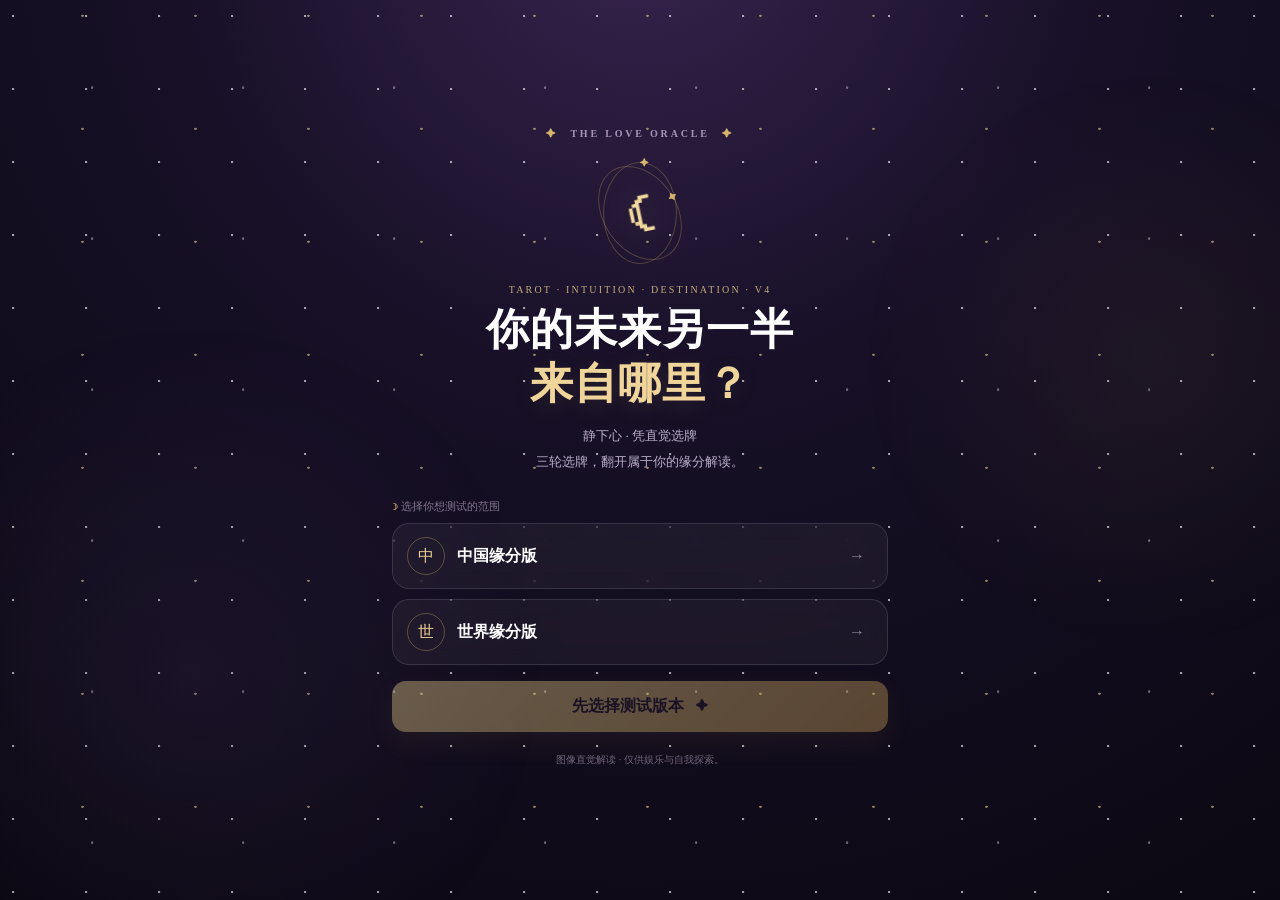
<file: index.html>
<!doctype html>
<html lang="zh-CN">
<head>
  <meta charset="UTF-8" />
  <meta name="viewport" content="width=device-width,initial-scale=1,viewport-fit=cover,minimum-scale=1" />
  <meta name="theme-color" content="#100b1c" />
  <meta name="description" content="塔罗直觉测试：跟随第一直觉，看看你的缘分磁场指向哪里。" />
  <title>塔罗直觉测试｜未来另一半来自哪里？V4.7</title>
  <link rel="stylesheet" href="./style.v4.7.css" />
</head>
<body>
  <noscript>请启用 JavaScript 后重新打开测试。</noscript>
  <main id="app">
    <section class="screen active home-screen" id="homeScreen">
      <div class="sky" aria-hidden="true"></div>
      <div class="hero-wrap">
        <div class="brand-row"><span>✦</span><b>THE LOVE ORACLE</b><span>✦</span></div>
        <div class="oracle-emblem"><span class="orbit orbit-a"></span><span class="orbit orbit-b"></span><i>☾</i></div>
        <div class="mini-tag">TAROT · INTUITION · DESTINATION · V4</div>
        <h1>你的未来另一半<br><em>来自哪里？</em></h1>
        <p class="subtitle">静下心 · 凭直觉选牌<br>三轮选牌，翻开属于你的缘分解读。</p>

        <div class="mode-title">选择你想测试的范围</div>
        <div class="mode-grid">
          <button class="mode-card" data-mode="china">
            <span class="mode-icon">中</span>
            <span><strong>中国缘分版</strong></span>
            <i>→</i>
          </button>
          <button class="mode-card" data-mode="world">
            <span class="mode-icon">世</span>
            <span><strong>世界缘分版</strong></span>
            <i>→</i>
          </button>
        </div>

        <button id="startBtn" class="primary" disabled><span>先选择测试版本</span><b>✦</b></button>
        <p class="fineprint">图像直觉解读 · 仅供娱乐与自我探索。</p>
      </div>
    </section>


    <section class="screen" id="accessScreen">
      <div class="access-shell">
        <div class="access-head"><span>✧</span><b>缘分坐标</b><em>THE LOVE ATLAS</em></div>
        <div class="access-rule"></div>
        <div class="access-card">
          <p class="access-kicker">为这次相遇，开启一封邀请</p>
          <h2>你的缘分入场券</h2>
          <p class="access-desc">输入购买后收到的授权码，开始探索。</p>
          <label for="accessCode">专属授权码</label>
          <input id="accessCode" class="access-input" placeholder="YF-XXXX-XXXX-XXXX" maxlength="19" autocomplete="off" autocapitalize="characters" spellcheck="false" />
          <button id="verifyCode" class="primary access-verify"><span>开启入场券</span><b>✦</b></button>
          <div id="codeMsg" class="access-msg"></div>
          <div id="usagePanel" class="usage-panel hidden">
            <span>本设备剩余报告次数</span><strong id="remainingCount">10</strong><small>/ 10</small>
          </div>
          <p class="access-note">当前浏览器最多生成 10 份报告，中国版与世界版共用次数。请在同一浏览器继续；清理网站数据可能丢失本机使用记录。</p>
          <button id="accessBackBtn" class="access-back">← 返回选择范围</button>
        </div>
      </div>
    </section>

    <section class="screen" id="introScreen">
      <div class="intro-panel">
        <div class="ritual-card">
          <div class="corner c1">✦</div><div class="corner c2">✦</div><div class="corner c3">✦</div><div class="corner c4">✦</div>
          <div class="ritual-orb"><span>III</span><i>☽</i></div>
          <div class="mini-tag">BEFORE THE READING</div>
          <h2>在心里，想一想你的缘分</h2>
          <p>牌面即将展开。不猜寓意，选第一眼有感应的那张。每轮 <b>7 秒</b>；首次超时可继续，连续两轮超时结束本次测试。</p>
          <div class="ritual-list">
            <div><span>01</span><b>第一眼</b><small>感觉先于解释</small></div>
            <div><span>02</span><b>只选一次</b><small>选择后不能返回</small></div>
            <div><span>03</span><b>3 次选牌</b><small>最后翻开你的缘分地</small></div>
          </div>
          <button id="beginTest" class="primary shuffle-start"><span>开启星象</span><b>✦</b></button>
        </div>
      </div>
    </section>

    <section class="screen" id="quizScreen">
      <div class="quiz-stage" id="quizStage">
        <div class="table-veil"></div>
        <div class="quiz-shell">
          <div class="topbar v4-topbar">
            <button id="quitBtn" class="icon-btn" aria-label="退出">×</button>
            <div class="progress-wrap"><div id="progressBar"></div></div>
            <div id="qCount" class="qcount">01 / 03</div>
          </div>

          <div class="v4-phase">
            <span id="phaseText">FOLLOW YOUR FIRST FEELING</span>
            <div class="timer-line"><i id="timerLine"></i></div>
          </div>

          <div class="fan-deck" aria-hidden="true">
            <span></span><span></span><span></span><span></span><span></span><span></span><span></span><span></span><span></span>
          </div>

          <div class="question-wrap v4-question">
            <div id="questionEyebrow" class="mini-tag"></div>
            <h2 id="questionTitle"></h2>
            <div class="question-divider"><i></i><b>✦</b><i></i></div>
            <p id="questionDesc"></p>
          </div>

          <div id="options" class="tarot-spread"></div>
          <div id="choiceToast" class="choice-toast">✦ 一枚心灵印记，已落入星盘</div>
          <p class="quiz-hint">凭直觉选一张 · 选好后不可返回</p>
        </div>
      </div>
    </section>

    <section class="screen" id="loadingScreen">
      <div class="loading-wrap">
        <div class="spread">
          <div class="mini-card left">☼</div><div class="mini-card center">☾</div><div class="mini-card right">✦</div>
        </div>
        <div class="mini-tag">READING YOUR LOVE MAP</div>
        <h2>正在读取你的缘分磁场</h2>
        <p id="loadingText">正在展开你的缘分结果…</p>
        <div class="loading-bar"><span></span></div>
        <div class="loading-steps"><span class="on">直觉</span><i>·</i><span>性格磁场</span><i>·</i><span>地域气质</span><i>·</i><span>缘分落点</span></div>
      </div>
    </section>

    <section class="screen" id="resultScreen">
      <div class="result-shell">
        <div class="result-card" id="resultCard">
          <div class="result-frame"></div>
          <div class="result-head">
            <span>THE LOVE ORACLE</span><i>✦</i><span id="resultModeLabel">CHINA EDITION</span>
          </div>
          <div class="result-arc"><span class="arc-star s1">✦</span><span class="arc-star s2">·</span><span class="arc-star s3">✧</span><div class="result-moon">☾</div></div>
          <div class="result-hero">
            <div class="celestial-mark" aria-hidden="true"><span>✦</span><b>☾</b><i>✧</i></div>
            <p class="result-kicker">你的未来缘分磁场最靠近</p>
            <div id="resultArchetype" class="archetype-pill">THE STAR · 远行者</div>
            <h1 id="resultName">广州</h1>
            <p id="resultSub" class="result-sub"></p>
            <div class="result-badges">
              <span id="rarityBadge" class="rarity-badge">✦ 特别缘分</span>
              <span id="editionBadge" class="edition-badge">CHINA LOVE MAP</span>
            </div>
            <div class="match"><span>缘分磁场匹配度</span><strong id="matchScore">92%</strong></div>
          </div>
          <div class="result-divider"><span>✦</span></div>

          <section class="dimension-block">
            <div class="section-title"><span>01</span><h3>你的缘分磁场</h3></div>
            <div id="dimensionBars" class="dimension-bars"></div>
          </section>

          <section class="reading-block">
            <div class="section-title"><span>02</span><h3>为什么会指向这里</h3></div>
            <p id="whyText"></p>
          </section>
          <section class="reading-block">
            <div class="section-title"><span>03</span><h3>你们可能如何相遇</h3></div>
            <p id="meetText"></p>
          </section>
          <section class="reading-block">
            <div class="section-title"><span>04</span><h3>Ta 给人的感觉</h3></div>
            <p id="personText"></p>
          </section>

          <div class="keywords" id="keywords"></div>
          <div class="top-title">你的隐藏缘分地</div>
          <div class="top3-box">
            <div><small>SECOND SIGNAL</small><strong id="top2"></strong><span id="top2Score"></span></div>
            <div><small>THIRD SIGNAL</small><strong id="top3"></strong><span id="top3Score"></span></div>
          </div>
          <div class="result-note">“地点”是把你的直觉与不同地域的文化/生活气质做娱乐化映射，不代表真实未来事件。</div>
          <div class="result-footer">TAROT INTUITION TEST · FOR ENTERTAINMENT ONLY</div>
        </div>
        <div class="result-actions">
          <button id="posterBtn" class="primary"><span>生成可保存结果海报</span><b>↗</b></button>
          <button id="quickShareBtn" class="secondary share-accent">分享结果</button>
          <button id="copyResultBtn" class="secondary">复制结果文案</button>
        </div>
        <button id="retryBtn" class="secondary">同版本再测一次</button>
        <button id="switchBtn" class="ghost-btn">切换中国版 / 世界版</button>
      </div>
    </section>

    <section class="poster-modal hidden" id="posterModal">
      <div class="poster-modal-inner">
        <div class="poster-top"><span>长按或保存下方结果图</span><button id="closePoster">×</button></div>
        <canvas id="posterCanvas" width="900" height="1200"></canvas>
        <div class="poster-actions">
          <a id="downloadPoster" class="primary poster-download" download="love-oracle-result.png">保存图片</a>
          <button id="sharePoster" class="secondary">分享这张结果图</button>
        </div>
      </div>
    </section>
    <div id="timeoutDialog" class="oracle-overlay hidden" role="dialog" aria-modal="true" aria-labelledby="timeoutTitle" aria-describedby="timeoutDesc">
      <div class="oracle-pause"><div class="pause-sigil" aria-hidden="true">☾</div><p class="mini-tag">THE MOON IS WAITING</p><h2 id="timeoutTitle">请继续答题</h2><p id="timeoutDesc">先停一下，准备好后再选。<br>确认后请继续选择本题，不会为你自动作答。<br><small>若下一题也超时，本次测试将结束。</small></p><button id="resumeQuestion" class="primary">我准备好了 · 继续本题</button></div>
    </div>
    <section id="incompleteScreen" class="screen"><div class="incomplete-shell"><div class="pause-sigil" aria-hidden="true">☾</div><p class="mini-tag">THE READING RESTS</p><h2 id="incompleteTitle" tabindex="-1">很遗憾你没有完成本次测试</h2><p>连续两题未在时间内作答，<br>本次测试已结束。<br>有空的时候，可以再试一次。</p><p class="no-charge">本次未生成报告，不扣除报告次数。</p><button id="incompleteRestart" class="primary">重新开启仪式</button><button id="incompleteHome" class="secondary">返回入口</button></div></section>
  </main>
  <script src="./boot.v4.7.js"></script>
  <script src="./config.v4.7.js"></script>
  <script src="./intuition-content.v4.7.js"></script>

  <script src="./app.v4.7.js"></script>
</body>
</html>
</file>
<file: style.v4.7.css>
:root{--bg:#100b1c;--bg2:#1b1230;--violet:#6f548e;--paper:#f4ecdf;--paper2:#eadbc7;--ink:#2c2233;--gold:#d7b56d;--gold2:#f1d89c;--muted:#a397b2;--line:rgba(255,255,255,.12);--soft:#cdbede}
*{box-sizing:border-box}html,body{margin:0;min-height:100%;font-family:ui-serif,"Noto Serif SC","Songti SC",serif;background:radial-gradient(circle at 50% -10%,#38244f 0,#171027 40%,#0b0812 100%);color:#fff;-webkit-tap-highlight-color:transparent}body{min-height:100vh;overflow-x:hidden}.screen{display:none;min-height:100vh}.screen.active{display:block}.hidden{display:none!important}button,input,a{font:inherit}.sky{position:fixed;inset:0;pointer-events:none;opacity:.72;background-image:radial-gradient(circle at 18% 22%,rgba(255,255,255,.85) 0 1px,transparent 1.5px),radial-gradient(circle at 73% 14%,rgba(241,216,156,.8) 0 1px,transparent 1.4px),radial-gradient(circle at 61% 58%,rgba(255,255,255,.5) 0 1px,transparent 1.5px);background-size:73px 73px,113px 113px,151px 151px}.sky:after{content:"";position:absolute;inset:0;background:radial-gradient(circle at 15% 75%,rgba(111,84,142,.16),transparent 28%),radial-gradient(circle at 90% 40%,rgba(215,181,109,.08),transparent 24%)}
.hero-wrap,.intro-panel,.quiz-shell,.result-shell{width:min(100%,540px);margin:auto;position:relative;z-index:1;padding:36px 22px 40px}.hero-wrap{min-height:100vh;display:flex;flex-direction:column;justify-content:center;text-align:center}.brand-row{display:flex;justify-content:center;gap:12px;align-items:center;color:#a795b9;font-size:10px;letter-spacing:.28em}.brand-row span{color:var(--gold)}.oracle-emblem{width:112px;height:112px;margin:18px auto 15px;position:relative;display:grid;place-items:center}.oracle-emblem i{font-style:normal;font-size:58px;color:var(--gold2);filter:drop-shadow(0 0 18px rgba(241,216,156,.2));transform:rotate(-12deg)}.orbit{position:absolute;border:1px solid rgba(215,181,109,.28);border-radius:50%}.orbit-a{inset:5px 19px}.orbit-b{inset:19px 5px;transform:rotate(56deg)}.orbit-a:before,.orbit-b:before{content:"✦";position:absolute;color:var(--gold);font-size:9px;top:-5px;left:50%}.mini-tag{letter-spacing:.22em;font-size:10px;color:#bca9cf;text-transform:uppercase}.hero-wrap h1{font-size:43px;line-height:1.25;margin:8px 0 13px;font-weight:600;letter-spacing:.02em}.hero-wrap h1 em{font-style:normal;color:#f0d59b;text-shadow:0 6px 24px rgba(215,181,109,.12)}.subtitle{color:#b9adca;line-height:1.95;font-size:13px;margin:0 auto 25px}.mode-title{text-align:left;color:#81758f;font-size:11px;margin-bottom:9px}.mode-grid{display:grid;gap:10px;margin-bottom:16px}.mode-card{display:grid;grid-template-columns:50px 1fr 24px;align-items:center;text-align:left;border:1px solid var(--line);border-radius:17px;background:rgba(255,255,255,.045);color:#fff;padding:13px 14px;cursor:pointer;transition:.2s;backdrop-filter:blur(10px)}.mode-card.active{border-color:rgba(215,181,109,.7);background:linear-gradient(100deg,rgba(215,181,109,.14),rgba(111,84,142,.12));box-shadow:0 12px 35px rgba(0,0,0,.17)}.mode-icon{width:38px;height:38px;border-radius:50%;border:1px solid rgba(215,181,109,.35);display:grid;place-items:center;color:#ebce92}.mode-card strong,.mode-card small{display:block}.mode-card strong{font-size:16px}.mode-card small{margin-top:4px;color:#9f93ac;font-size:11px}.mode-card i{font-style:normal;color:#8e819b}.primary,.secondary,.ghost-btn{width:100%;border:0;border-radius:14px;padding:15px 18px;font-weight:700;cursor:pointer;text-decoration:none;display:flex;align-items:center;justify-content:center;gap:12px}.primary{background:linear-gradient(135deg,#ead08d,#c69c55);color:#281b2f;box-shadow:0 10px 30px rgba(207,167,91,.2)}.primary:disabled{opacity:.4;cursor:not-allowed}.primary b{font-size:12px}.secondary{margin-top:10px;background:rgba(255,255,255,.065);color:#fff;border:1px solid var(--line)}.ghost-btn{margin-top:5px;background:none;color:#9f93ac;font-size:12px}.text-btn{border:0;background:none;color:#bda9d0;margin-top:14px;cursor:pointer;font-size:12px}.code-box{margin-top:10px}.code-line{display:flex;gap:8px}.code-line input{flex:1;min-width:0;border:1px solid var(--line);background:rgba(255,255,255,.07);color:#fff;border-radius:10px;padding:11px 12px}.code-line button{border:0;border-radius:10px;padding:0 14px;background:#73588f;color:#fff}.code-msg{font-size:11px;text-align:left;margin-top:6px}.fineprint{font-size:10px;color:#6f657a;margin:20px 0 0;line-height:1.6}
.intro-panel{min-height:100vh;display:flex;align-items:center;justify-content:center}.ritual-card{width:100%;border:1px solid rgba(215,181,109,.28);border-radius:24px;padding:36px 22px 25px;background:linear-gradient(150deg,rgba(255,255,255,.06),rgba(255,255,255,.018));text-align:center;position:relative;box-shadow:0 30px 70px rgba(0,0,0,.2)}.corner{position:absolute;color:#a98658;font-size:10px}.c1{top:14px;left:14px}.c2{top:14px;right:14px}.c3{bottom:14px;left:14px}.c4{bottom:14px;right:14px}.ritual-orb{width:98px;height:98px;border-radius:50%;border:1px solid rgba(215,181,109,.35);margin:0 auto 18px;display:grid;place-items:center;position:relative;box-shadow:0 0 45px rgba(215,181,109,.06) inset}.ritual-orb span{position:absolute;top:11px;font-size:8px;letter-spacing:.15em;color:#846e55}.ritual-orb i{font-size:48px;font-style:normal;color:var(--gold2)}.ritual-card h2{font-size:30px;margin:10px 0 14px}.ritual-card>p{color:#bcb0ca;line-height:1.9;font-size:13px}.ritual-card>p b{color:#e1c98f}.ritual-list{display:grid;gap:9px;margin:22px 0}.ritual-list>div{display:grid;grid-template-columns:40px 1fr;grid-template-rows:auto auto;text-align:left;padding:12px 13px;border-top:1px solid rgba(255,255,255,.07)}.ritual-list span{grid-row:1/3;align-self:center;color:#a98a5f;font-size:10px}.ritual-list b{font-size:14px}.ritual-list small{color:#82788e;margin-top:3px;font-size:11px}
.quiz-shell{min-height:100vh;padding-top:max(26px,env(safe-area-inset-top))}.topbar{display:grid;grid-template-columns:36px 1fr 55px;gap:10px;align-items:center}.icon-btn{width:34px;height:34px;border-radius:50%;border:1px solid var(--line);background:rgba(255,255,255,.04);color:#fff;font-size:24px}.progress-wrap{height:3px;background:rgba(255,255,255,.08);border-radius:99px;overflow:hidden}.progress-wrap div{height:100%;width:0;background:linear-gradient(90deg,#8f69b4,#efd291);transition:.3s}.qcount{font-size:10px;color:#85798f;text-align:right;letter-spacing:.12em}.timer-row{display:flex;justify-content:space-between;margin:26px 0 25px;color:#7f748a;font-size:9px;letter-spacing:.14em;align-items:center}.timer-ring{width:42px;height:42px;position:relative}.timer-ring svg{width:42px;height:42px;transform:rotate(-90deg)}.timer-ring circle{fill:none;stroke:rgba(255,255,255,.1);stroke-width:1.5}.timer-ring .timer-progress{stroke:#d9b773;stroke-width:2;stroke-linecap:round;stroke-dasharray:106.8;stroke-dashoffset:0;transition:stroke-dashoffset 1s linear}.timer-ring strong{position:absolute;inset:0;display:grid;place-items:center;color:#ead29d;font-size:14px}.question-wrap{text-align:center;min-height:150px;display:flex;flex-direction:column;justify-content:center}.question-wrap h2{font-size:27px;line-height:1.5;margin:10px 0 8px;font-weight:600}.question-wrap p{font-size:12px;color:#8f849a;line-height:1.7}.options-grid{display:grid;grid-template-columns:1fr 1fr;gap:11px;margin-top:16px}.option{min-height:150px;border-radius:19px;border:1px solid rgba(255,255,255,.11);background:linear-gradient(155deg,rgba(255,255,255,.065),rgba(255,255,255,.018));color:#fff;padding:15px 9px;display:flex;flex-direction:column;align-items:center;justify-content:center;cursor:pointer;transition:.16s;position:relative;overflow:hidden}.option:before{content:"";position:absolute;inset:8px;border:1px solid rgba(215,181,109,.09);border-radius:13px}.option:active,.option.selected{transform:scale(.975);border-color:rgba(215,181,109,.7);background:rgba(215,181,109,.1)}.option .glyph{font-size:46px;line-height:1;margin-bottom:15px;color:#edd69f;text-shadow:0 0 20px rgba(234,213,168,.13);font-family:Georgia,serif;z-index:1}.option .label{font-size:13px;color:#d8cfdf;z-index:1}.option .sub{font-size:9px;color:#756b7f;margin-top:5px;z-index:1}.quiz-hint{text-align:center;color:#5f5768;font-size:9px;margin-top:17px;letter-spacing:.08em}
.loading-wrap{min-height:100vh;display:flex;flex-direction:column;align-items:center;justify-content:center;text-align:center;padding:30px}.spread{width:230px;height:180px;position:relative;margin-bottom:24px}.mini-card{position:absolute;top:10px;left:70px;width:90px;height:142px;border:1px solid rgba(215,181,109,.5);border-radius:11px;background:linear-gradient(145deg,#2d1e43,#140e20);display:grid;place-items:center;color:#d9b773;font-size:30px;box-shadow:0 15px 30px rgba(0,0,0,.22)}.mini-card:before{content:"";position:absolute;inset:7px;border:1px solid rgba(215,181,109,.2);border-radius:7px}.mini-card.left{transform:translateX(-55px) rotate(-14deg)}.mini-card.right{transform:translateX(55px) rotate(14deg)}.mini-card.center{z-index:2;animation:pulseCard 1.6s infinite alternate}@keyframes pulseCard{to{transform:translateY(-8px);box-shadow:0 20px 45px rgba(215,181,109,.12)}}.loading-wrap h2{font-size:24px;margin:11px 0 8px}.loading-wrap p{color:#8f8499;font-size:12px}.loading-bar{width:min(75vw,280px);height:3px;background:rgba(255,255,255,.08);border-radius:99px;overflow:hidden;margin:11px 0 18px}.loading-bar span{display:block;width:35%;height:100%;background:#d9b773;animation:load 1.55s infinite}@keyframes load{0%{transform:translateX(-110%)}100%{transform:translateX(390%)}}.loading-steps{font-size:9px;color:#635a6e;display:flex;gap:7px}.loading-steps span.on{color:#ac925d}
.result-shell{padding-top:24px;padding-bottom:60px}.result-card{background:linear-gradient(160deg,#f8f0e4,#eadbc8);color:var(--ink);border-radius:24px;padding:26px 23px;box-shadow:0 28px 70px rgba(0,0,0,.3);position:relative;overflow:hidden}.result-frame{position:absolute;inset:10px;border:1px solid rgba(93,67,48,.2);border-radius:17px;pointer-events:none}.result-head{display:flex;justify-content:space-between;align-items:center;font-size:8px;letter-spacing:.15em;color:#8e7c6d}.result-head i{font-style:normal;color:#a67b48}.result-arc{height:78px;position:relative;margin-top:12px}.result-arc:before{content:"";position:absolute;width:130px;height:65px;left:50%;transform:translateX(-50%);border-top:1px solid rgba(126,93,57,.3);border-radius:50%}.result-moon{text-align:center;font-size:48px;color:#805f87;line-height:70px;transform:rotate(-12deg)}.arc-star{position:absolute;color:#9c7446;font-size:10px}.s1{left:24%;top:23px}.s2{right:24%;top:30px}.s3{right:31%;top:2px}.result-kicker{text-align:center;font-size:11px;color:#7b6e77;margin:0 0 4px;letter-spacing:.08em}.result-card>h1{text-align:center;font-size:51px;margin:0 0 4px;color:#34243c;font-weight:500;letter-spacing:.08em}.result-sub{text-align:center;color:#736675;line-height:1.7;font-size:12px;min-height:42px}.match{display:flex;justify-content:center;gap:12px;align-items:baseline;margin:18px 0 8px}.match span{font-size:11px;color:#736778}.match strong{font-size:30px;color:#8c633e}.result-divider{display:flex;align-items:center;gap:10px;margin:15px 0 20px;color:#a17a4d}.result-divider:before,.result-divider:after{content:"";height:1px;background:#d7c5b1;flex:1}.result-divider span{font-size:9px}.section-title{display:flex;align-items:center;gap:8px;margin:18px 0 8px}.section-title span{font-size:9px;color:#997449}.section-title h3{font-size:14px;margin:0;color:#3f3144}.dimension-bars{display:grid;gap:9px}.dim-row{display:grid;grid-template-columns:58px 1fr 35px;gap:8px;align-items:center;font-size:10px;color:#665a67}.dim-track{height:6px;border-radius:99px;background:#dfd2c3;overflow:hidden}.dim-track i{display:block;height:100%;background:linear-gradient(90deg,#9672a5,#b8895d);border-radius:99px}.dim-row b{text-align:right;font-weight:500}.reading-block p{font-size:12px;line-height:1.95;color:#5a505b;margin:0}.keywords{display:flex;flex-wrap:wrap;gap:7px;margin:21px 0}.keywords span{background:#dfcfba;border:1px solid rgba(121,87,53,.08);border-radius:99px;padding:6px 10px;font-size:10px;color:#5c4d56}.top-title{text-align:center;font-size:10px;letter-spacing:.13em;color:#8c796b;margin:10px 0}.top3-box{display:grid;grid-template-columns:1fr 1fr;gap:9px}.top3-box div{border:1px solid #d2c0ab;border-radius:12px;padding:12px;text-align:center}.top3-box small,.top3-box strong,.top3-box span{display:block}.top3-box small{font-size:7px;color:#9d8b7c;letter-spacing:.08em}.top3-box strong{margin:5px 0 2px;font-size:15px}.top3-box span{font-size:9px;color:#8e745d}.result-note{font-size:9px;line-height:1.6;color:#9b8a7d;text-align:center;margin:19px 8px 0}.result-footer{text-align:center;font-size:7px;color:#a59587;margin-top:14px;letter-spacing:.1em}.result-shell>.primary{margin-top:14px}
.poster-modal{position:fixed;inset:0;z-index:30;background:rgba(7,5,11,.94);overflow:auto;padding:18px}.poster-modal-inner{width:min(100%,500px);margin:auto}.poster-top{display:flex;justify-content:space-between;align-items:center;color:#a99bb4;font-size:12px;margin-bottom:10px}.poster-top button{width:34px;height:34px;border-radius:50%;border:1px solid var(--line);background:none;color:#fff;font-size:20px}.poster-modal canvas{width:100%;height:auto;display:block;border-radius:14px;box-shadow:0 20px 60px rgba(0,0,0,.35)}.poster-download{margin-top:12px}
@media(max-width:390px){.hero-wrap{padding-left:18px;padding-right:18px}.hero-wrap h1{font-size:37px}.question-wrap h2{font-size:23px}.option{min-height:137px}.option .glyph{font-size:41px}.result-card{padding:24px 19px}.result-card>h1{font-size:44px}.dim-row{grid-template-columns:54px 1fr 32px}}
/* V3 additions */
.archetype-pill{display:inline-flex;align-items:center;justify-content:center;margin:10px auto 3px;padding:7px 13px;border:1px solid rgba(139,102,151,.25);border-radius:999px;background:rgba(139,102,151,.08);color:#76537d;font-size:11px;letter-spacing:.08em}


/* =========================================================
   V4 · IMMERSIVE TAROT TABLE
   ========================================================= */
:root{--v4-gold:#e7c989;--v4-gold2:#bd8848;--v4-wine:#301023;--v4-ink:#09070d}
.shuffle-start{position:relative;overflow:hidden}.shuffle-start.shuffling{pointer-events:none}.shuffle-start.shuffling:after{content:"";position:absolute;inset:-50%;background:linear-gradient(110deg,transparent 40%,rgba(255,255,255,.55) 50%,transparent 60%);animation:shuffleShine .62s linear infinite}@keyframes shuffleShine{to{transform:translateX(55%)}}
.quiz-stage{min-height:100vh;position:relative;background-size:cover;background-position:center;background-attachment:fixed;isolation:isolate;transition:background-image .35s ease}.quiz-stage:before{content:"";position:fixed;inset:0;z-index:-3;background-size:cover;background-position:center;transform:scale(1.03)}
.quiz-stage.bg-1:before{background-image:none}.quiz-stage.bg-2:before{background-image:none}.quiz-stage.bg-3:before{background-image:none}.quiz-stage.bg-4:before{background-image:none}.quiz-stage.bg-5:before{background-image:none}.quiz-stage.bg-6:before{background-image:none}
.table-veil{position:fixed;inset:0;z-index:-2;background:radial-gradient(circle at 50% 52%,rgba(42,8,30,.12),rgba(6,4,10,.6) 70%),linear-gradient(180deg,rgba(7,5,10,.58),rgba(16,5,13,.22) 46%,rgba(7,4,9,.68));backdrop-filter:blur(1.5px)}
.quiz-stage .quiz-shell{width:min(100%,520px);margin:auto;padding:calc(max(18px,env(safe-area-inset-top)) + 4px) 18px 34px;min-height:100vh;display:flex;flex-direction:column;position:relative}
.v4-topbar{grid-template-columns:34px 1fr 56px}.v4-topbar .progress-wrap{height:2px;background:rgba(255,239,202,.18);box-shadow:0 0 20px rgba(231,201,137,.08)}.v4-topbar .progress-wrap div{background:linear-gradient(90deg,#fff1c8,var(--v4-gold));box-shadow:0 0 9px rgba(231,201,137,.35)}.v4-topbar .qcount{color:#eadab6;font-family:Georgia,serif;font-size:11px}.v4-topbar .icon-btn{border-color:rgba(231,201,137,.22);background:rgba(8,5,12,.28);backdrop-filter:blur(8px)}
.v4-phase{text-align:center;margin:17px 0 5px;color:#ecd9b3;font:10px/1.2 Georgia,serif;letter-spacing:.3em;text-shadow:0 2px 12px #000}.timer-line{width:160px;max-width:42vw;height:2px;margin:11px auto 0;background:rgba(255,245,220,.13);overflow:hidden;border-radius:9px}.timer-line i{display:block;width:100%;height:100%;background:linear-gradient(90deg,#f7e7bd,#d5aa66);transition:width 1s linear;box-shadow:0 0 10px rgba(238,206,142,.45)}.timer-line i.urgent{animation:urgentPulse .45s ease-in-out infinite alternate}@keyframes urgentPulse{to{opacity:.32}}
.fan-deck{height:105px;position:relative;margin:-2px auto 3px;width:92%;pointer-events:none}.fan-deck span{position:absolute;left:50%;bottom:1px;width:50px;height:82px;border-radius:6px;background:linear-gradient(160deg,#251524,#08070b);border:1px solid #9c713d;box-shadow:0 7px 16px rgba(0,0,0,.32),inset 0 0 0 3px #151018;transform-origin:50% 145%;opacity:.92}.fan-deck span:after{content:"☾ ✦";position:absolute;inset:5px;display:grid;place-items:center;border:1px solid rgba(213,158,83,.55);font-size:11px;color:#bf8e51}.fan-deck span:nth-child(1){transform:translateX(-50%) rotate(-34deg)}.fan-deck span:nth-child(2){transform:translateX(-50%) rotate(-25deg)}.fan-deck span:nth-child(3){transform:translateX(-50%) rotate(-17deg)}.fan-deck span:nth-child(4){transform:translateX(-50%) rotate(-8deg)}.fan-deck span:nth-child(5){transform:translateX(-50%) rotate(0)}.fan-deck span:nth-child(6){transform:translateX(-50%) rotate(8deg)}.fan-deck span:nth-child(7){transform:translateX(-50%) rotate(17deg)}.fan-deck span:nth-child(8){transform:translateX(-50%) rotate(25deg)}.fan-deck span:nth-child(9){transform:translateX(-50%) rotate(34deg)}
.v4-question{min-height:auto;padding:1px 2px 7px;text-shadow:0 2px 15px rgba(0,0,0,.8)}.v4-question .mini-tag{color:#ddc38e;font-size:9px;letter-spacing:.22em}.v4-question h2{font-size:25px;line-height:1.42;margin:8px auto 6px;color:#fff3d7;font-family:Georgia,'Songti SC','STSong',serif;font-weight:500}.v4-question p{color:#d5bdaf;font-size:12px;margin:0;line-height:1.7}.question-divider{display:flex;align-items:center;justify-content:center;gap:10px;color:#d7ac69;margin:2px 0 7px}.question-divider i{display:block;width:44px;height:1px;background:linear-gradient(90deg,transparent,#c99556)}.question-divider i:last-child{transform:scaleX(-1)}.question-divider b{font-size:10px}
.tarot-spread{position:relative;width:100%;min-height:330px;margin:4px auto 0;display:grid;align-items:center;justify-items:center;gap:8px}.tarot-option{border:0;background:none;color:#fff;padding:0;cursor:pointer;position:relative;perspective:900px;touch-action:manipulation}.tarot-option:disabled{cursor:default}.tarot-card{display:block;position:relative;width:108px;aspect-ratio:2/3;filter:drop-shadow(0 13px 12px rgba(0,0,0,.48));transition:transform .25s ease,filter .25s}.card-inner{display:block;position:absolute;inset:0;transform-style:preserve-3d;transition:transform .58s cubic-bezier(.2,.75,.22,1.02)}.card-back,.card-face{position:absolute;inset:0;border-radius:9px;backface-visibility:hidden;overflow:hidden}.card-back{background:linear-gradient(rgba(6,4,8,.2),rgba(6,4,8,.2)),none center/cover;border:1px solid #c3914e;box-shadow:inset 0 0 0 5px rgba(6,4,8,.78),inset 0 0 0 6px rgba(214,160,87,.56)}.card-back:after{content:"";position:absolute;inset:10px;border:1px solid rgba(230,181,103,.6);border-radius:5px;background:radial-gradient(circle at center,rgba(209,151,76,.13),transparent 55%)}.moon-mark,.star-mark{position:absolute;z-index:2;font-style:normal;color:#dfb36c;left:50%;transform:translateX(-50%);text-shadow:0 0 15px rgba(219,162,85,.3)}.moon-mark{font-size:32px;top:35%}.star-mark{font-size:12px;top:62%}.card-face{transform:rotateY(180deg);background:linear-gradient(155deg,#efe0b8,#c9a46d 65%,#8e6238);border:1px solid #f1d9a7;color:#241522;display:flex;flex-direction:column;justify-content:center;align-items:center;padding:9px;text-align:center;box-shadow:inset 0 0 0 5px rgba(83,47,35,.11)}.card-face b{font:35px Georgia,serif;color:#6f3858}.card-face strong{font:600 10px Georgia,serif;letter-spacing:.08em;margin-top:10px}.card-face small{font-size:9px;margin-top:4px;color:#6f5649}.choice-letter{display:grid;place-items:center;margin:10px auto 0;width:38px;height:38px;border-radius:50%;border:1px solid rgba(222,178,106,.66);font:22px Georgia,serif;color:#ffeac1;background:rgba(25,8,18,.28);box-shadow:0 5px 18px rgba(0,0,0,.3),inset 0 0 20px rgba(214,163,89,.06);text-shadow:0 1px 8px #000}.tarot-option:active .tarot-card{transform:translateY(-7px) scale(1.025)}.tarot-option.selected .tarot-card{transform:translateY(-10px) scale(1.04);filter:drop-shadow(0 18px 18px rgba(0,0,0,.52)) drop-shadow(0 0 11px rgba(229,182,104,.28))}.tarot-option.revealed .card-inner{transform:rotateY(180deg)}
/* six physical-looking arrangements */
.tarot-spread.dual{grid-template-columns:repeat(2,1fr);padding:8px 38px}.tarot-spread.dual .tarot-option:nth-child(1){transform:rotate(-5deg)}.tarot-spread.dual .tarot-option:nth-child(2){transform:rotate(5deg)}
.tarot-spread.triple{grid-template-columns:repeat(3,1fr);padding:18px 5px}.tarot-spread.triple .tarot-card{width:94px}.tarot-spread.triple .tarot-option:nth-child(1){transform:rotate(-7deg) translateY(15px)}.tarot-spread.triple .tarot-option:nth-child(3){transform:rotate(7deg) translateY(15px)}
.tarot-spread.quad{grid-template-columns:repeat(2,1fr);padding:5px 48px;row-gap:7px}.tarot-spread.quad .tarot-card{width:90px}.tarot-spread.quad .choice-letter{width:32px;height:32px;font-size:18px;margin-top:6px}
.tarot-spread.cross{display:block;height:355px}.tarot-spread.cross .tarot-option{position:absolute}.tarot-spread.cross .tarot-card{width:88px}.tarot-spread.cross .tarot-option:nth-child(1){left:50%;top:0;transform:translateX(-50%)}.tarot-spread.cross .tarot-option:nth-child(2){left:19%;top:105px;transform:rotate(-8deg)}.tarot-spread.cross .tarot-option:nth-child(3){right:19%;top:105px;transform:rotate(8deg)}.tarot-spread.cross .tarot-option:nth-child(4){left:50%;top:166px;transform:translateX(-50%)}
.tarot-spread.moon{display:block;height:355px}.tarot-spread.moon:before{content:"";position:absolute;width:245px;height:245px;border:1px solid rgba(220,170,95,.28);border-radius:50%;left:50%;top:45%;transform:translate(-50%,-50%);box-shadow:inset 0 0 0 22px rgba(220,170,95,.025)}.tarot-spread.moon .tarot-option{position:absolute}.tarot-spread.moon .tarot-card{width:91px}.tarot-spread.moon .tarot-option:nth-child(1){left:50%;top:5px;transform:translateX(-50%)}.tarot-spread.moon .tarot-option:nth-child(2){left:10%;top:120px;transform:rotate(-12deg)}.tarot-spread.moon .tarot-option:nth-child(3){right:10%;top:120px;transform:rotate(12deg)}.tarot-spread.moon .tarot-option:nth-child(4){left:50%;top:167px;transform:translateX(-50%)}
.tarot-spread.fan{grid-template-columns:repeat(4,1fr);padding:35px 2px 5px;gap:0}.tarot-spread.fan .tarot-card{width:80px}.tarot-spread.fan .tarot-option:nth-child(1){transform:rotate(-12deg) translateY(18px)}.tarot-spread.fan .tarot-option:nth-child(2){transform:rotate(-4deg)}.tarot-spread.fan .tarot-option:nth-child(3){transform:rotate(4deg)}.tarot-spread.fan .tarot-option:nth-child(4){transform:rotate(12deg) translateY(18px)}.tarot-spread.fan .choice-letter{width:30px;height:30px;font-size:17px;margin-top:6px}
.choice-toast{position:fixed;z-index:5;left:50%;bottom:86px;transform:translate(-50%,12px);padding:9px 14px;border:1px solid rgba(235,203,143,.34);border-radius:999px;background:rgba(18,7,14,.82);backdrop-filter:blur(12px);color:#f0d8a8;font-size:11px;opacity:0;pointer-events:none;transition:.22s;white-space:nowrap}.choice-toast.show{opacity:1;transform:translate(-50%,0)}.quiz-stage .quiz-hint{margin-top:auto;padding-top:12px;color:rgba(241,224,198,.54);font-size:9px;text-shadow:0 1px 7px #000}
/* upgraded reading screen */
.loading-wrap{background:radial-gradient(circle at 50% 32%,rgba(123,77,111,.18),transparent 35%)}.loading-wrap .spread{filter:drop-shadow(0 18px 22px rgba(0,0,0,.45))}.loading-wrap .mini-card{background:linear-gradient(rgba(8,5,11,.2),rgba(8,5,11,.2)),none center/cover;color:#efcf8d}.loading-wrap h2{color:#f2e3c5;font-family:Georgia,'Songti SC',serif}.loading-wrap .mini-tag{color:#cdaa70}.loading-bar span{background:linear-gradient(90deg,#ad7e49,#f1d694)}
@media(max-width:390px){.quiz-stage .quiz-shell{padding-left:12px;padding-right:12px}.fan-deck{transform:scale(.92);margin-left:auto;margin-right:auto}.v4-question h2{font-size:22px}.tarot-spread{min-height:315px}.tarot-spread.dual{padding-left:30px;padding-right:30px}.tarot-spread.dual .tarot-card{width:102px}.tarot-spread.triple .tarot-card{width:87px}.tarot-spread.quad{padding-left:40px;padding-right:40px}.tarot-spread.quad .tarot-card{width:83px}.tarot-spread.cross .tarot-option:nth-child(2){left:14%}.tarot-spread.cross .tarot-option:nth-child(3){right:14%}.tarot-spread.moon .tarot-option:nth-child(2){left:6%}.tarot-spread.moon .tarot-option:nth-child(3){right:6%}.tarot-spread.fan .tarot-card{width:72px}}
@media(min-width:700px){.quiz-stage .quiz-shell{padding-left:30px;padding-right:30px}.tarot-spread.dual .tarot-card{width:125px}.tarot-spread.triple .tarot-card{width:110px}.v4-question h2{font-size:29px}}


/* V4 商用授权入场券 */
.access-shell{width:min(100%,540px);min-height:100vh;margin:auto;padding:28px 22px 44px;display:flex;flex-direction:column;justify-content:flex-start;position:relative;z-index:2;background:linear-gradient(180deg,rgba(17,20,43,.94),rgba(23,20,45,.98))}.access-head{display:grid;grid-template-columns:36px 1fr auto;align-items:center;gap:8px;color:#efbd6e;letter-spacing:.12em}.access-head>span{font-size:27px}.access-head>b{font-size:23px;font-weight:500}.access-head>em{font-style:normal;font-family:Georgia,serif;font-size:12px;letter-spacing:.08em}.access-rule{height:1px;background:rgba(238,191,112,.18);margin:28px 0 38px}.access-card{border:1px solid rgba(238,191,112,.22);border-radius:24px;padding:36px 22px 26px;background:rgba(255,255,255,.028);box-shadow:0 25px 70px rgba(0,0,0,.18)}.access-kicker{text-align:center;color:#b6b0e9;font-size:14px;letter-spacing:.08em;margin:0 0 18px}.access-card h2{text-align:center;font-size:35px;color:#f2eadb;font-weight:500;margin:0 0 22px}.access-desc{text-align:center;color:#aaa7e5;font-size:15px;line-height:1.8;margin:0 0 30px}.access-card label{display:block;color:#f0e7d7;font-size:15px;font-weight:700;margin-bottom:10px}.access-input{width:100%;box-sizing:border-box;border:1px solid rgba(211,180,200,.55);background:#11152d;color:#f4e6cb;border-radius:10px;padding:17px 16px;font-size:20px;letter-spacing:.04em;outline:none;text-transform:uppercase}.access-input:focus{border-color:#dfb978;box-shadow:0 0 0 3px rgba(223,185,120,.08)}.access-input::placeholder{color:#9d8479}.access-verify{margin-top:18px;min-height:58px;font-size:18px}.access-msg{min-height:24px;margin-top:12px;text-align:center;font-size:12px;color:#d8c390}.usage-panel{display:flex;align-items:baseline;justify-content:center;gap:6px;border:1px solid rgba(215,181,109,.18);border-radius:15px;background:rgba(215,181,109,.06);padding:14px;margin-top:8px}.usage-panel span{font-size:12px;color:#bdb4cc;margin-right:8px}.usage-panel strong{font-family:Georgia,serif;font-size:29px;color:#efcf8b}.usage-panel small{color:#9c91a8}.access-note{color:#aaa7e5;font-size:12px;line-height:1.9;margin:18px 0 8px}.access-back{border:0;background:none;color:#e0af67;font-size:14px;margin:18px auto 0;display:block;cursor:pointer}.access-card .secondary:disabled{opacity:.42;cursor:not-allowed}

/* V4.3 result-page polish — image-free celestial editorial style */
#resultScreen{background:
 radial-gradient(circle at 50% 4%,rgba(210,174,104,.12),transparent 24%),
 radial-gradient(circle at 12% 42%,rgba(114,75,145,.12),transparent 28%)}
.result-shell{padding-top:30px}.result-card{background:linear-gradient(165deg,#fbf4e8 0%,#f2e7d7 52%,#eadac4 100%);border:1px solid rgba(223,194,145,.35);box-shadow:0 32px 90px rgba(0,0,0,.42),0 0 0 1px rgba(255,255,255,.35) inset;padding-top:23px}.result-card:before,.result-card:after{content:"";position:absolute;border-radius:50%;pointer-events:none}.result-card:before{width:260px;height:260px;right:-115px;top:155px;background:radial-gradient(circle,rgba(125,86,139,.11),transparent 67%)}.result-card:after{width:240px;height:240px;left:-120px;bottom:90px;background:radial-gradient(circle,rgba(184,137,79,.09),transparent 68%)}
.result-frame{inset:9px;border-color:rgba(112,80,55,.25);box-shadow:0 0 0 5px rgba(255,255,255,.18) inset}.result-head{position:relative;z-index:2;padding:0 3px;font-weight:700}.result-arc{height:58px;margin-top:9px}.result-moon{font-size:40px;line-height:52px;text-shadow:0 10px 22px rgba(83,52,93,.14)}
.result-hero{position:relative;z-index:1;text-align:center;padding:20px 15px 18px;margin:0 0 6px;border-radius:22px;background:linear-gradient(145deg,rgba(255,255,255,.32),rgba(255,255,255,.08));border:1px solid rgba(132,96,69,.15);box-shadow:0 12px 35px rgba(93,65,46,.07) inset}.celestial-mark{height:32px;display:flex;align-items:center;justify-content:center;gap:17px;color:#9f754b}.celestial-mark span,.celestial-mark i{font-style:normal;font-size:9px}.celestial-mark b{font-size:25px;font-weight:400;color:#76547f;transform:rotate(-10deg)}.result-kicker{font-size:10px;letter-spacing:.18em;margin:3px 0 8px;color:#8d7a6c}.archetype-pill{display:inline-flex!important;max-width:100%;padding:6px 12px;border-radius:999px;background:rgba(111,78,122,.08);border:1px solid rgba(111,78,122,.15);font-size:9px;letter-spacing:.08em;color:#765c79}.result-card .result-hero>h1{font-size:58px;line-height:1.12;margin:13px 0 6px;color:#35243d;font-weight:500;letter-spacing:.1em;text-shadow:0 5px 0 rgba(255,255,255,.35)}.result-sub{max-width:410px;margin:0 auto;color:#71636f;font-size:12px;line-height:1.8;min-height:unset}.result-badges{display:flex;justify-content:center;flex-wrap:wrap;gap:7px;margin-top:13px}.rarity-badge,.edition-badge{display:inline-flex;align-items:center;border-radius:999px;padding:6px 10px;font-size:9px;letter-spacing:.08em}.rarity-badge{background:linear-gradient(135deg,#73557d,#9b754d);color:#fff8e8;box-shadow:0 5px 14px rgba(91,59,97,.13)}.edition-badge{border:1px solid rgba(137,103,73,.21);color:#8b725e;background:rgba(255,255,255,.25)}.match{margin:16px auto 0;display:inline-flex;padding:8px 14px 8px 16px;border-radius:14px;background:rgba(255,255,255,.44);border:1px solid rgba(135,101,72,.12)}.match strong{font-size:31px;color:#8d633c}.result-divider{margin:18px 0 19px}.section-title{position:relative;z-index:1}.section-title span{width:25px;height:25px;border-radius:50%;display:grid;place-items:center;background:#e6d4bc;color:#8d663f;font-size:8px}.section-title h3{font-size:15px}.dimension-block,.reading-block{position:relative;z-index:1;padding:13px 14px;border-radius:15px;background:rgba(255,255,255,.22);border:1px solid rgba(119,83,56,.08);margin-top:10px}.reading-block p{font-size:12.5px;line-height:2;color:#554a56}.dim-track{height:7px;background:rgba(110,87,77,.12)}.dim-track i{background:linear-gradient(90deg,#82608f,#c29861)}.keywords{position:relative;z-index:1;justify-content:center}.keywords span{background:rgba(128,91,119,.08);border-color:rgba(128,91,119,.1);color:#665466}.top-title{position:relative;z-index:1;margin-top:24px}.top3-box{position:relative;z-index:1}.top3-box div{background:rgba(255,255,255,.22);border-color:rgba(127,92,62,.14);padding:14px 9px}.top3-box strong{font-size:17px;color:#443449}.result-note,.result-footer{position:relative;z-index:1}.result-actions{margin-top:14px}.result-actions .secondary{margin-top:9px}.share-accent{border-color:rgba(215,181,109,.35);color:#e9d4a5;background:linear-gradient(135deg,rgba(215,181,109,.09),rgba(117,84,139,.12))}.poster-modal{backdrop-filter:blur(8px)}.poster-top{padding:3px 2px}.poster-modal canvas{border:1px solid rgba(229,204,157,.18);box-shadow:0 28px 80px rgba(0,0,0,.5)}.poster-actions{display:grid;gap:9px}.poster-actions .secondary{margin-top:0}
@media(max-width:390px){.result-card .result-hero>h1{font-size:49px}.result-hero{padding-left:9px;padding-right:9px}.dimension-block,.reading-block{padding-left:11px;padding-right:11px}}

/* V4.3.1 quiz robustness patch: all four answers are always visible/selectable. */
.tarot-spread.dual{grid-template-columns:repeat(2,1fr);padding:8px 42px;row-gap:14px}
.tarot-spread.dual .tarot-option:nth-child(3){transform:rotate(-3deg)}
.tarot-spread.dual .tarot-option:nth-child(4){transform:rotate(3deg)}
.tarot-spread.triple{grid-template-columns:repeat(3,1fr);padding:12px 4px 4px;grid-template-areas:"a b c" ". d .";row-gap:2px}
.tarot-spread.triple .tarot-option:nth-child(1){grid-area:a}
.tarot-spread.triple .tarot-option:nth-child(2){grid-area:b}
.tarot-spread.triple .tarot-option:nth-child(3){grid-area:c}
.tarot-spread.triple .tarot-option:nth-child(4){grid-area:d;transform:translateY(-5px)}
@media(max-width:390px){.tarot-spread.dual{padding-left:24px;padding-right:24px}.tarot-spread.triple .tarot-card{width:80px}}

.quiz-recovery{width:100%;max-width:360px;margin:28px auto;padding:18px}.quiz-recovery .primary{margin:0}

/* Four accessible choices on every spread, including narrow screens. */
.tarot-spread.triple{grid-template-columns:repeat(2,minmax(0,1fr))}
.tarot-card{height:162px}
.tarot-spread.triple .tarot-card{height:141px}
.tarot-spread.quad .tarot-card{height:135px}
.tarot-spread.cross .tarot-card{height:132px}
.tarot-spread.moon .tarot-card{height:136px}
.tarot-spread.fan .tarot-card{height:120px}
.quiz-recovery{width:100%;margin:24px auto}
.fan-deck{margin-bottom:15px;flex-shrink:0}
@media(max-width:430px){.tarot-spread.cross,.tarot-spread.moon{display:grid;height:auto;grid-template-columns:repeat(2,minmax(0,1fr));gap:18px 8px;padding:12px}.tarot-spread.cross .tarot-option,.tarot-spread.moon .tarot-option{position:relative;inset:auto;transform:none}.tarot-spread.fan{grid-template-columns:repeat(2,minmax(0,1fr));gap:14px}}
@media(max-width:430px){.fan-deck{height:74px}.fan-deck span{height:66px;width:40px}.tarot-spread{min-height:270px}.quiz-stage .tarot-spread .tarot-card{width:76px;height:114px}.tarot-spread .choice-letter{width:28px;height:28px;font-size:17px;margin-top:6px}.tarot-spread.dual,.tarot-spread.quad{padding:6px 20px}.v4-question h2{font-size:21px}}
@supports(aspect-ratio:2/3){.tarot-spread .tarot-card{height:auto}}
@media(prefers-reduced-motion:reduce){*,*:before,*:after{animation:none!important;transition:none!important}}

/* V4.4: illustrated divination suites. The art is visible before choosing. */
.quiz-stage .oracle-grid{display:grid;grid-template-columns:repeat(2,minmax(0,1fr));gap:14px 20px;min-height:0;padding:5px 18px 14px;margin:0 auto;max-width:440px}
.oracle-choice{display:flex;flex-direction:column;align-items:center;width:100%;border-radius:16px;padding:7px 7px 10px;border:1px solid rgba(223,186,115,.18);background:linear-gradient(145deg,rgba(36,29,53,.85),rgba(12,12,23,.9));transition:transform .2s,border-color .2s,box-shadow .2s;box-shadow:0 8px 25px #0005}
.oracle-choice:nth-child(2){--a:#d6b5ff}.oracle-choice:nth-child(3){--a:#f5cc7c}.oracle-choice:nth-child(4){--a:#a4ddc6}.oracle-choice:first-child{--a:#98c8ff}
.oracle-illustration{display:block;width:116px;max-width:100%;line-height:0}.oracle-illustration svg{display:block;width:100%;height:auto}
.oracle-caption{display:grid;grid-template-columns:20px 1fr;column-gap:5px;align-items:center;margin-top:7px;max-width:100%;color:#eadab8}
.oracle-caption strong{font-size:13px;font-weight:500;letter-spacing:.04em;overflow-wrap:anywhere}.oracle-caption small{grid-column:2;font-size:10px;color:#a69aaf;text-align:left;margin-top:4px}.oracle-letter{font:12px Georgia;color:var(--a);border:1px solid currentColor;border-radius:50%;width:19px;height:19px;display:grid;place-items:center}
.oracle-choice:hover,.oracle-choice:focus-visible{border-color:var(--a);outline:2px solid transparent;box-shadow:0 0 0 2px #d9b77455,0 0 22px #d9b77422;transform:translateY(-2px)}
.oracle-choice.selected{border-color:var(--a);box-shadow:0 0 25px #d9b77455;transform:translateY(-3px) scale(1.025)}
.oracle-grid:has(.selected) .oracle-choice:not(.selected){opacity:.45}
.quiz-stage .fan-deck{height:55px;margin:0 auto 16px}.quiz-stage .fan-deck span{height:47px;width:29px}.quiz-stage .fan-deck span:after{font-size:7px}
.v4-phase{margin-top:11px;letter-spacing:.17em;font-size:10px}.timer-line{margin-top:8px}.v4-question h2{font-size:23px}.v4-question p{font-size:11px;margin-bottom:10px}.v4-question .mini-tag{letter-spacing:.2em}
.quiz-stage .quiz-shell{padding-top:16px}.quiz-stage:before{filter:brightness(.62) saturate(.65)}
.oracle-overlay{position:fixed;inset:0;z-index:80;display:grid;place-items:center;padding:22px;background:#080610df;backdrop-filter:blur(12px)}
.oracle-pause,.incomplete-shell{width:min(100%,430px);padding:34px 25px;text-align:center;border:1px solid #b5966555;border-radius:24px;background:radial-gradient(ellipse at top,#352446,#151321 65%);box-shadow:inset 0 0 0 7px #ffffff03,0 25px 80px #0008;color:#eee1c5}
.pause-sigil{display:grid;place-items:center;width:92px;height:92px;margin:0 auto 22px;border:1px solid #b5966588;border-radius:50%;font:57px Georgia;color:#d9b774;box-shadow:0 0 0 9px #b596650a,0 0 40px #b5966515}
.oracle-pause h2,.incomplete-shell h2{font-size:26px;font-weight:500;line-height:1.55;margin:14px 0}.oracle-pause p,.incomplete-shell p{font-size:13px;line-height:2;color:#c3b6ce}.oracle-pause p small{display:block;margin-top:12px;color:#b79b6f}.oracle-pause .primary{margin-top:22px}
#incompleteScreen.active{display:flex;align-items:center;justify-content:center;padding:28px 18px}.incomplete-shell .no-charge{font-size:12px;color:#dec18c;margin:24px 0}.incomplete-shell h2:focus{outline:none}
.access-kicker:before,.mode-title:before{content:'☽ ';color:#d9b774}.mini-tag{color:#c3ab79}.intro-panel .ritual-card{border-color:#b5966580}
@media(max-width:430px){.quiz-stage .quiz-shell{padding:12px 12px 18px}.quiz-stage .oracle-grid{gap:9px;padding:0 2px 9px}.oracle-choice{padding:5px 5px 8px;border-radius:12px}.oracle-illustration{width:87px}.oracle-caption strong{font-size:11px}.oracle-caption small{font-size:9px}.oracle-caption{column-gap:4px;margin-top:5px}.v4-question h2{font-size:20px;margin-top:7px}.quiz-stage .fan-deck{height:40px;margin-bottom:13px}.quiz-stage .fan-deck span{height:37px;width:23px}.v4-phase{font-size:9px;margin-top:8px}.v4-question p{font-size:10px;margin-bottom:6px}.quiz-stage .quiz-hint{font-size:8px;padding-top:7px}.oracle-pause{padding:26px 18px}}

.edition-china .oracle-choice{background:linear-gradient(145deg,#17352ee8,#0c1b1bee);border-color:#94c3a633}.edition-china .oracle-caption strong{color:#d4e5c7}.edition-china .v4-question .mini-tag{color:#a6d2b8}.edition-china:before{filter:brightness(.5) sepia(.3) hue-rotate(75deg)}
.edition-world .oracle-choice{background:linear-gradient(145deg,#382840e8,#211724ee);border-color:#e1b56e44}.edition-world .oracle-caption strong{color:#f1d9ad}.edition-world .v4-question .mini-tag{color:#e6bd7a}.edition-world:before{filter:brightness(.65) sepia(.6)}
[data-edition=china] .mode-card.active{border-color:#9fceb8;background:#20463666}[data-edition=world] .mode-card.active{border-color:#e1b56e;background:#563d2166}

/* Illustrated intuitive selection; no choice meanings are visible. */
.quiz-stage .fan-deck,.quiz-stage .question-divider{display:none}
.quiz-stage .quiz-shell{max-width:560px;min-height:100svh;padding:22px 20px 24px}
.quiz-stage .v4-phase{margin:21px 0 15px}.quiz-stage .v4-question{padding:2px 0 13px;text-align:center}
.quiz-stage .v4-question h2{font-size:29px;line-height:1.4;max-width:460px;margin:10px auto 12px;font-weight:500}
.quiz-stage .v4-question p{font-size:12px;margin:0;line-height:1.7}.quiz-stage .v4-question .mini-tag{font:10px Georgia;letter-spacing:.24em}
.quiz-stage .oracle-grid{max-width:364px;padding:0;margin:0 auto;gap:14px;grid-template-columns:repeat(2,minmax(0,1fr))}
.quiz-stage .oracle-choice{display:flex;flex-direction:column;align-items:stretch;padding:6px 6px 8px;border-radius:12px;gap:6px;transform:none;box-shadow:0 7px 18px #16091338}
.card-surface{display:block;width:100%;aspect-ratio:2/3;border-radius:7px;background-size:400% 300%;background-repeat:no-repeat;background-color:#d9c393;box-shadow:inset 0 0 0 1px #e7c88655}
.oracle-number{font:22px Georgia;text-align:center;line-height:1.1;letter-spacing:.04em}.oracle-choice.selected{transform:translateY(-3px)!important;box-shadow:0 0 0 2px #c69c55,0 0 30px #e3ba7666}.oracle-choice:focus-visible{outline:2px solid #c69c55;outline-offset:3px}.oracle-choice.selected .oracle-number:after{content:' ✦';font-size:11px}
.edition-china{background:radial-gradient(ellipse at 50% 0,#fff4d8,#e7cfa6 65%,#cfaf80)}
.edition-china:before,.edition-world:before,.quiz-stage .table-veil{display:none}
.edition-china .v4-question h2{color:#583b24;text-shadow:none}.edition-china .v4-question p,.edition-china .v4-phase,.edition-china .v4-question .mini-tag,.edition-china .qcount,.edition-china .quiz-hint{color:#866540;text-shadow:none}
.edition-china .oracle-choice{background:linear-gradient(#fff2d8,#ead4ad);border:1px solid #b18b5055;color:#6c482b}.edition-china .icon-btn{color:#6c482b;border-color:#9f773855;background:#fff4dc66}.edition-china .progress-wrap,.edition-china .timer-line{background:#72512c22}.edition-china .timer-line i,.edition-china #progressBar{background:#9c773b;box-shadow:none}
.edition-world{background:radial-gradient(ellipse at top,#332540,#171420 65%,#101019)}.edition-world .oracle-choice{background:linear-gradient(#393047,#201e2c);border:1px solid #c2acce55;color:#e2d6ed}.edition-world .card-surface{background-color:#272037}.edition-world .v4-question .mini-tag{color:#c8b8df}
.quiz-stage .quiz-hint{margin-top:17px;padding-top:0;text-align:center;font-size:10px}
.reading-notice{margin:15px auto 0;max-width:320px;color:#a795b9;font-size:11px;line-height:1.7;text-align:center}
@media(max-width:430px){.quiz-stage .quiz-shell{padding:16px 16px 20px}.quiz-stage .v4-question h2{font-size:24px;margin:8px auto}.quiz-stage .v4-question p{font-size:11px}.quiz-stage .oracle-grid{max-width:300px;gap:11px}.oracle-number{font-size:20px}.quiz-stage .v4-phase{margin:14px 0 12px}.quiz-stage .v4-question{padding-bottom:14px}.quiz-stage .quiz-hint{font-size:9px;margin-top:14px}}
@media(max-width:350px){.quiz-stage .oracle-grid{max-width:266px}.quiz-stage .v4-question h2{font-size:22px}.quiz-stage .v4-question p{font-size:10px}.quiz-stage .oracle-choice{padding:5px 5px 7px}}
</file>
